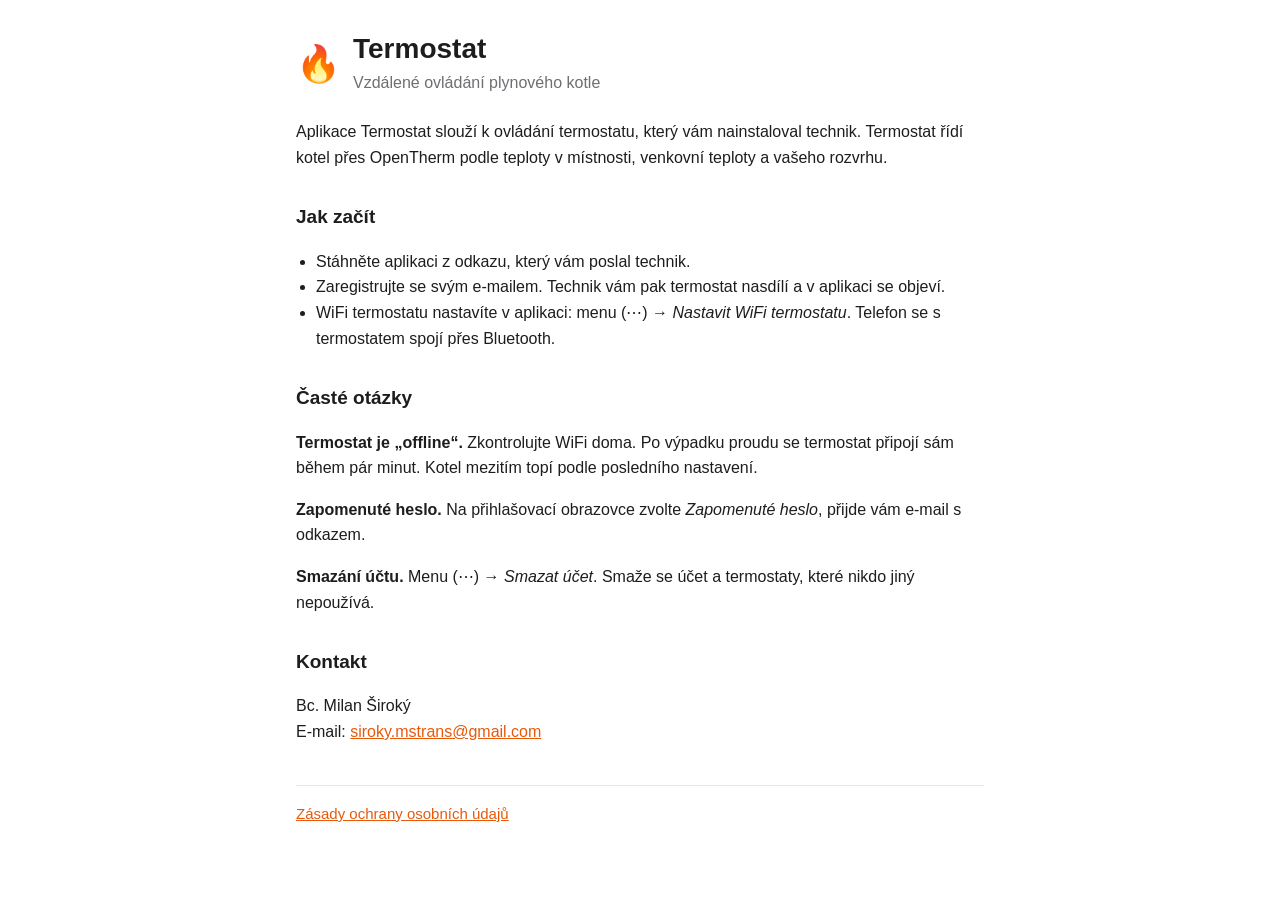
<file: index.html>
<!doctype html>
<html lang="cs">
<head>
<meta charset="utf-8">
<meta name="viewport" content="width=device-width, initial-scale=1">
<title>Termostat – nápověda</title>
<link rel="stylesheet" href="style.css">
</head>
<body>
<main>
<header><span class="logo">🔥</span><div><h1>Termostat</h1><div class="muted">Vzdálené ovládání plynového kotle</div></div></header>

<p>Aplikace Termostat slouží k ovládání termostatu, který vám nainstaloval technik. Termostat řídí kotel přes OpenTherm podle teploty v místnosti, venkovní teploty a vašeho rozvrhu.</p>

<h2>Jak začít</h2>
<ul>
  <li>Stáhněte aplikaci z odkazu, který vám poslal technik.</li>
  <li>Zaregistrujte se svým e-mailem. Technik vám pak termostat nasdílí a v aplikaci se objeví.</li>
  <li>WiFi termostatu nastavíte v aplikaci: menu (⋯) → <em>Nastavit WiFi termostatu</em>. Telefon se s termostatem spojí přes Bluetooth.</li>
</ul>

<h2>Časté otázky</h2>
<p><strong>Termostat je „offline“.</strong> Zkontrolujte WiFi doma. Po výpadku proudu se termostat připojí sám během pár minut. Kotel mezitím topí podle posledního nastavení.</p>
<p><strong>Zapomenuté heslo.</strong> Na přihlašovací obrazovce zvolte <em>Zapomenuté heslo</em>, přijde vám e-mail s odkazem.</p>
<p><strong>Smazání účtu.</strong> Menu (⋯) → <em>Smazat účet</em>. Smaže se účet a termostaty, které nikdo jiný nepoužívá.</p>

<h2>Kontakt</h2>
<p>Bc. Milan Široký<br>E-mail: <a href="mailto:siroky.mstrans@gmail.com">siroky.mstrans@gmail.com</a></p>

<nav><a href="privacy.html">Zásady ochrany osobních údajů</a></nav>
</main>
</body>
</html>
</file>
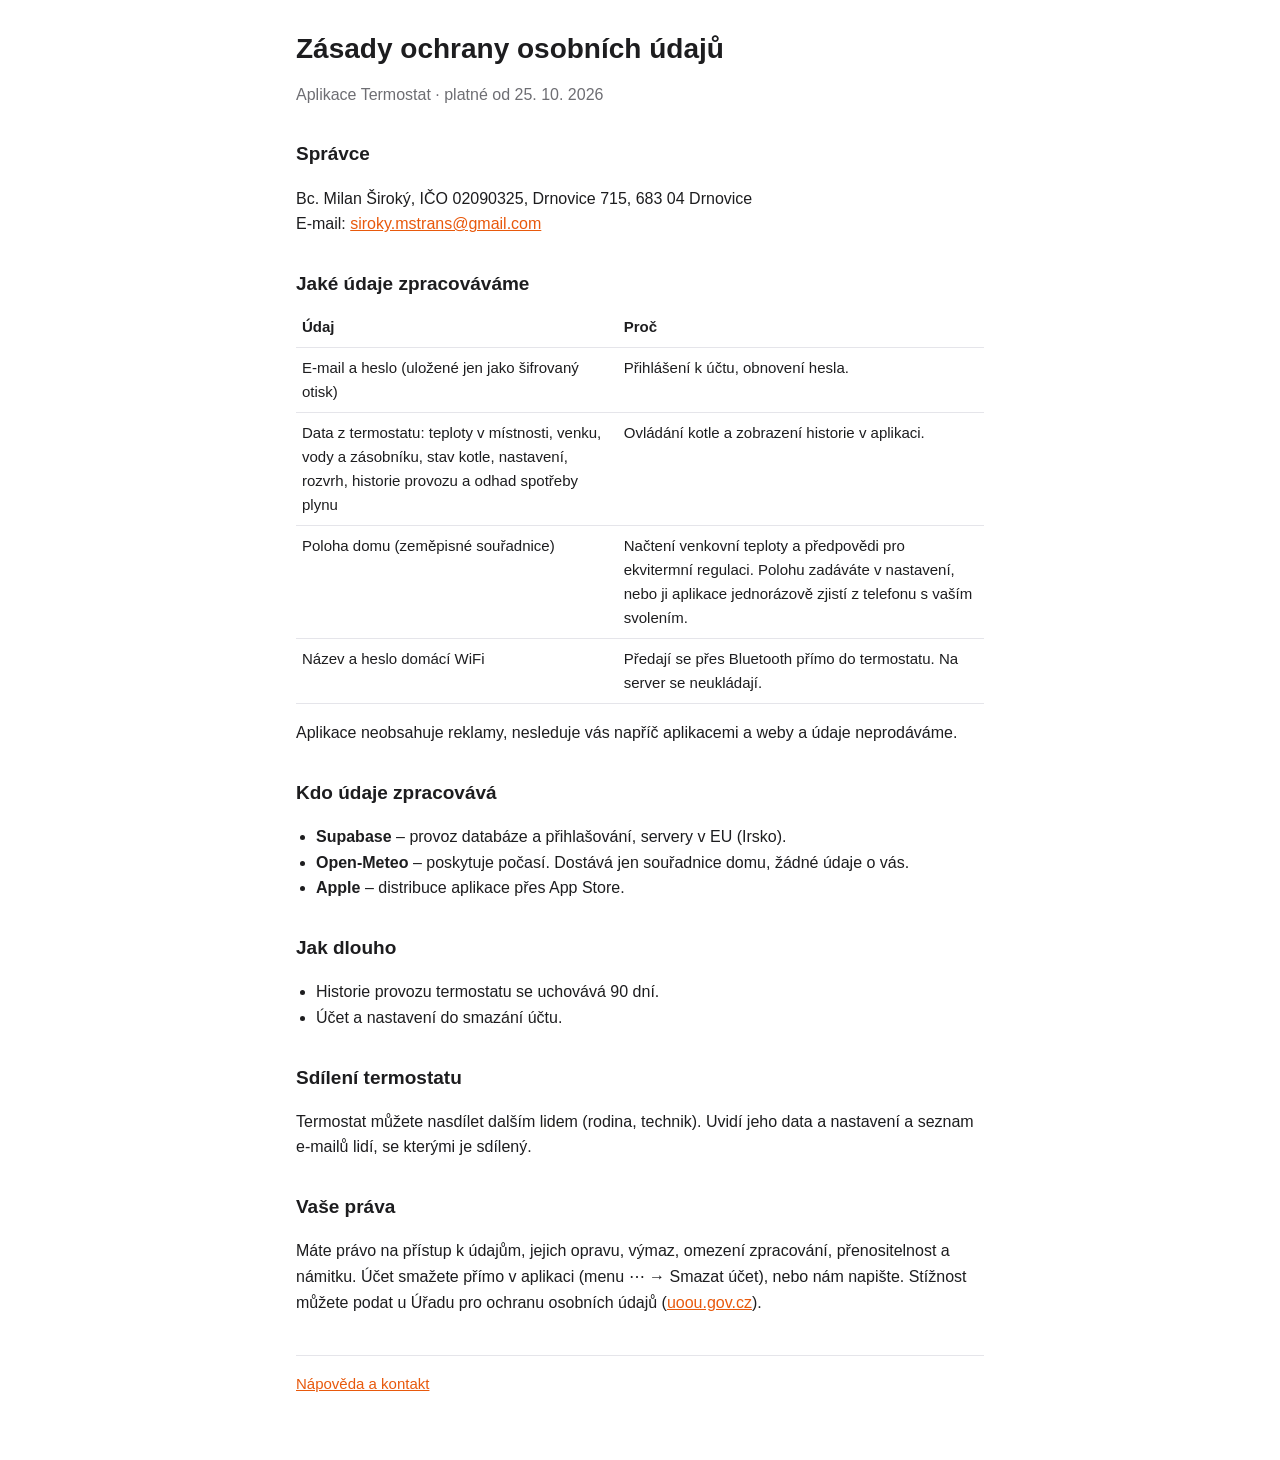
<file: privacy.html>
<!doctype html>
<html lang="cs">
<head>
<meta charset="utf-8">
<meta name="viewport" content="width=device-width, initial-scale=1">
<title>Termostat – ochrana osobních údajů</title>
<link rel="stylesheet" href="style.css">
</head>
<body>
<main>
<h1>Zásady ochrany osobních údajů</h1>
<p class="muted">Aplikace Termostat · platné od 25. 10. 2026</p>

<h2>Správce</h2>
<p>Bc. Milan Široký, IČO 02090325, Drnovice 715, 683 04 Drnovice<br>
E-mail: <a href="mailto:siroky.mstrans@gmail.com">siroky.mstrans@gmail.com</a></p>

<h2>Jaké údaje zpracováváme</h2>
<table>
  <tr><th>Údaj</th><th>Proč</th></tr>
  <tr><td>E-mail a heslo (uložené jen jako šifrovaný otisk)</td><td>Přihlášení k účtu, obnovení hesla.</td></tr>
  <tr><td>Data z termostatu: teploty v místnosti, venku, vody a zásobníku, stav kotle, nastavení, rozvrh, historie provozu a odhad spotřeby plynu</td><td>Ovládání kotle a zobrazení historie v aplikaci.</td></tr>
  <tr><td>Poloha domu (zeměpisné souřadnice)</td><td>Načtení venkovní teploty a předpovědi pro ekvitermní regulaci. Polohu zadáváte v nastavení, nebo ji aplikace jednorázově zjistí z telefonu s vaším svolením.</td></tr>
  <tr><td>Název a heslo domácí WiFi</td><td>Předají se přes Bluetooth přímo do termostatu. Na server se neukládají.</td></tr>
</table>
<p>Aplikace neobsahuje reklamy, nesleduje vás napříč aplikacemi a weby a údaje neprodáváme.</p>

<h2>Kdo údaje zpracovává</h2>
<ul>
  <li><strong>Supabase</strong> – provoz databáze a přihlašování, servery v EU (Irsko).</li>
  <li><strong>Open-Meteo</strong> – poskytuje počasí. Dostává jen souřadnice domu, žádné údaje o vás.</li>
  <li><strong>Apple</strong> – distribuce aplikace přes App Store.</li>
</ul>

<h2>Jak dlouho</h2>
<ul>
  <li>Historie provozu termostatu se uchovává 90 dní.</li>
  <li>Účet a nastavení do smazání účtu.</li>
</ul>

<h2>Sdílení termostatu</h2>
<p>Termostat můžete nasdílet dalším lidem (rodina, technik). Uvidí jeho data a nastavení a seznam e-mailů lidí, se kterými je sdílený.</p>

<h2>Vaše práva</h2>
<p>Máte právo na přístup k údajům, jejich opravu, výmaz, omezení zpracování, přenositelnost a námitku. Účet smažete přímo v aplikaci (menu ⋯ → Smazat účet), nebo nám napište. Stížnost můžete podat u Úřadu pro ochranu osobních údajů (<a href="https://uoou.gov.cz">uoou.gov.cz</a>).</p>

<nav><a href="index.html">Nápověda a kontakt</a></nav>
</main>
</body>
</html>
</file>
<file: style.css>
:root { --bg:#fff; --fg:#1d1d1f; --muted:#6e6e73; --accent:#e8590c; --line:#e5e5ea; }
@media (prefers-color-scheme: dark) { :root { --bg:#111; --fg:#f2f2f7; --muted:#a1a1a6; --accent:#ff922b; --line:#2c2c2e; } }
* { box-sizing: border-box; }
body { margin:0; background:var(--bg); color:var(--fg); font:16px/1.6 -apple-system, BlinkMacSystemFont, "Segoe UI", Roboto, sans-serif; }
main { max-width: 720px; margin: 0 auto; padding: 32px 16px 64px; }
h1 { font-size: 28px; line-height:1.2; margin: 0 0 4px; }
h2 { font-size: 19px; margin: 32px 0 8px; }
p, li { color: var(--fg); }
.muted { color: var(--muted); }
a { color: var(--accent); }
ul { padding-left: 20px; }
table { border-collapse: collapse; width: 100%; font-size: 15px; }
td, th { border-bottom: 1px solid var(--line); text-align: left; padding: 8px 6px; vertical-align: top; }
header { display:flex; gap:12px; align-items:center; margin-bottom: 24px; }
header .logo { font-size: 36px; }
nav { margin-top: 40px; padding-top: 16px; border-top: 1px solid var(--line); font-size: 15px; }
</file>
